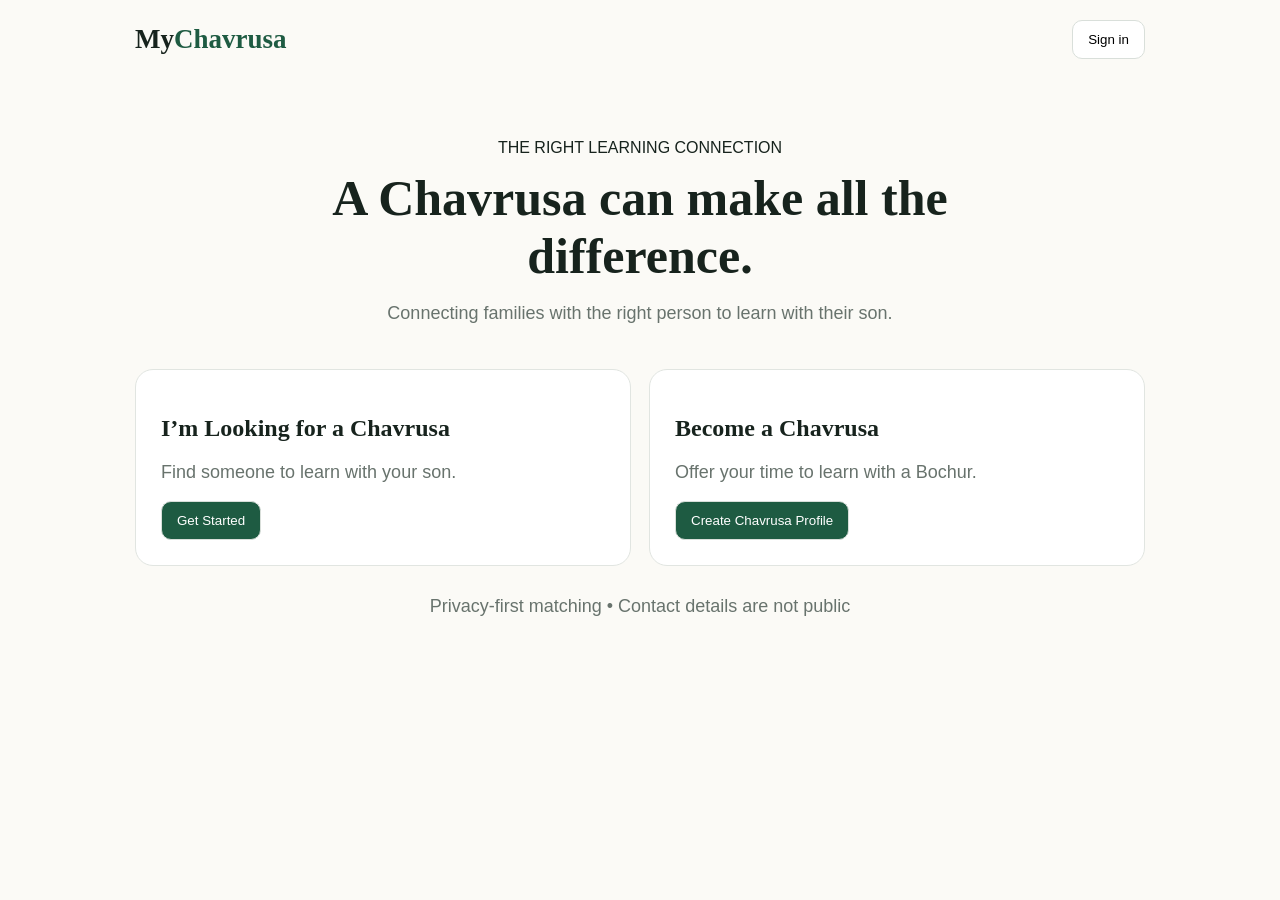
<file: index (1).html>
<!doctype html>
<html lang="en">
<head>
<meta charset="utf-8">
<meta name="viewport" content="width=device-width,initial-scale=1">
<title>MyChavrusa</title>
<style>
*{box-sizing:border-box} body{margin:0;font-family:Arial,sans-serif;background:#fbfaf6;color:#17231d}.wrap{max-width:1050px;margin:auto;padding:20px}.nav{display:flex;justify-content:space-between;align-items:center}.brand{font:700 27px Georgia}.brand b{color:#1e5b42}.btn{border:1px solid #d9dfda;background:#fff;border-radius:10px;padding:11px 15px;cursor:pointer}.primary{background:#1e5b42;color:#fff}.hero{text-align:center;padding:80px 0}.hero h1{font:700 50px Georgia;margin:12px auto;max-width:760px}.hero p{color:#68736d;font-size:18px}.choices{display:grid;grid-template-columns:1fr 1fr;gap:18px;margin-top:45px}.card{text-align:left;background:white;border:1px solid #e1e5e1;border-radius:18px;padding:25px;cursor:pointer}.card h2{font-family:Georgia}.note{margin-top:30px;color:#68736d}@media(max-width:700px){.choices{grid-template-columns:1fr}.hero h1{font-size:40px}}
</style>
</head>
<body>
<div class="wrap"><div class="nav"><div class="brand">My<b>Chavrusa</b></div><button class="btn" onclick="alert('Sign in and dashboards are being connected to the secure backend.')">Sign in</button></div>
<section class="hero"><div>THE RIGHT LEARNING CONNECTION</div><h1>A Chavrusa can make all the difference.</h1><p>Connecting families with the right person to learn with their son.</p>
<div class="choices"><div class="card" onclick="alert('Parent registration flow is being connected.')"><h2>I’m Looking for a Chavrusa</h2><p>Find someone to learn with your son.</p><button class="btn primary">Get Started</button></div><div class="card" onclick="alert('Chavrusa registration flow is being connected.')"><h2>Become a Chavrusa</h2><p>Offer your time to learn with a Bochur.</p><button class="btn primary">Create Chavrusa Profile</button></div></div>
<p class="note">Privacy-first matching • Contact details are not public</p></section></div>
</body></html>
</file>
